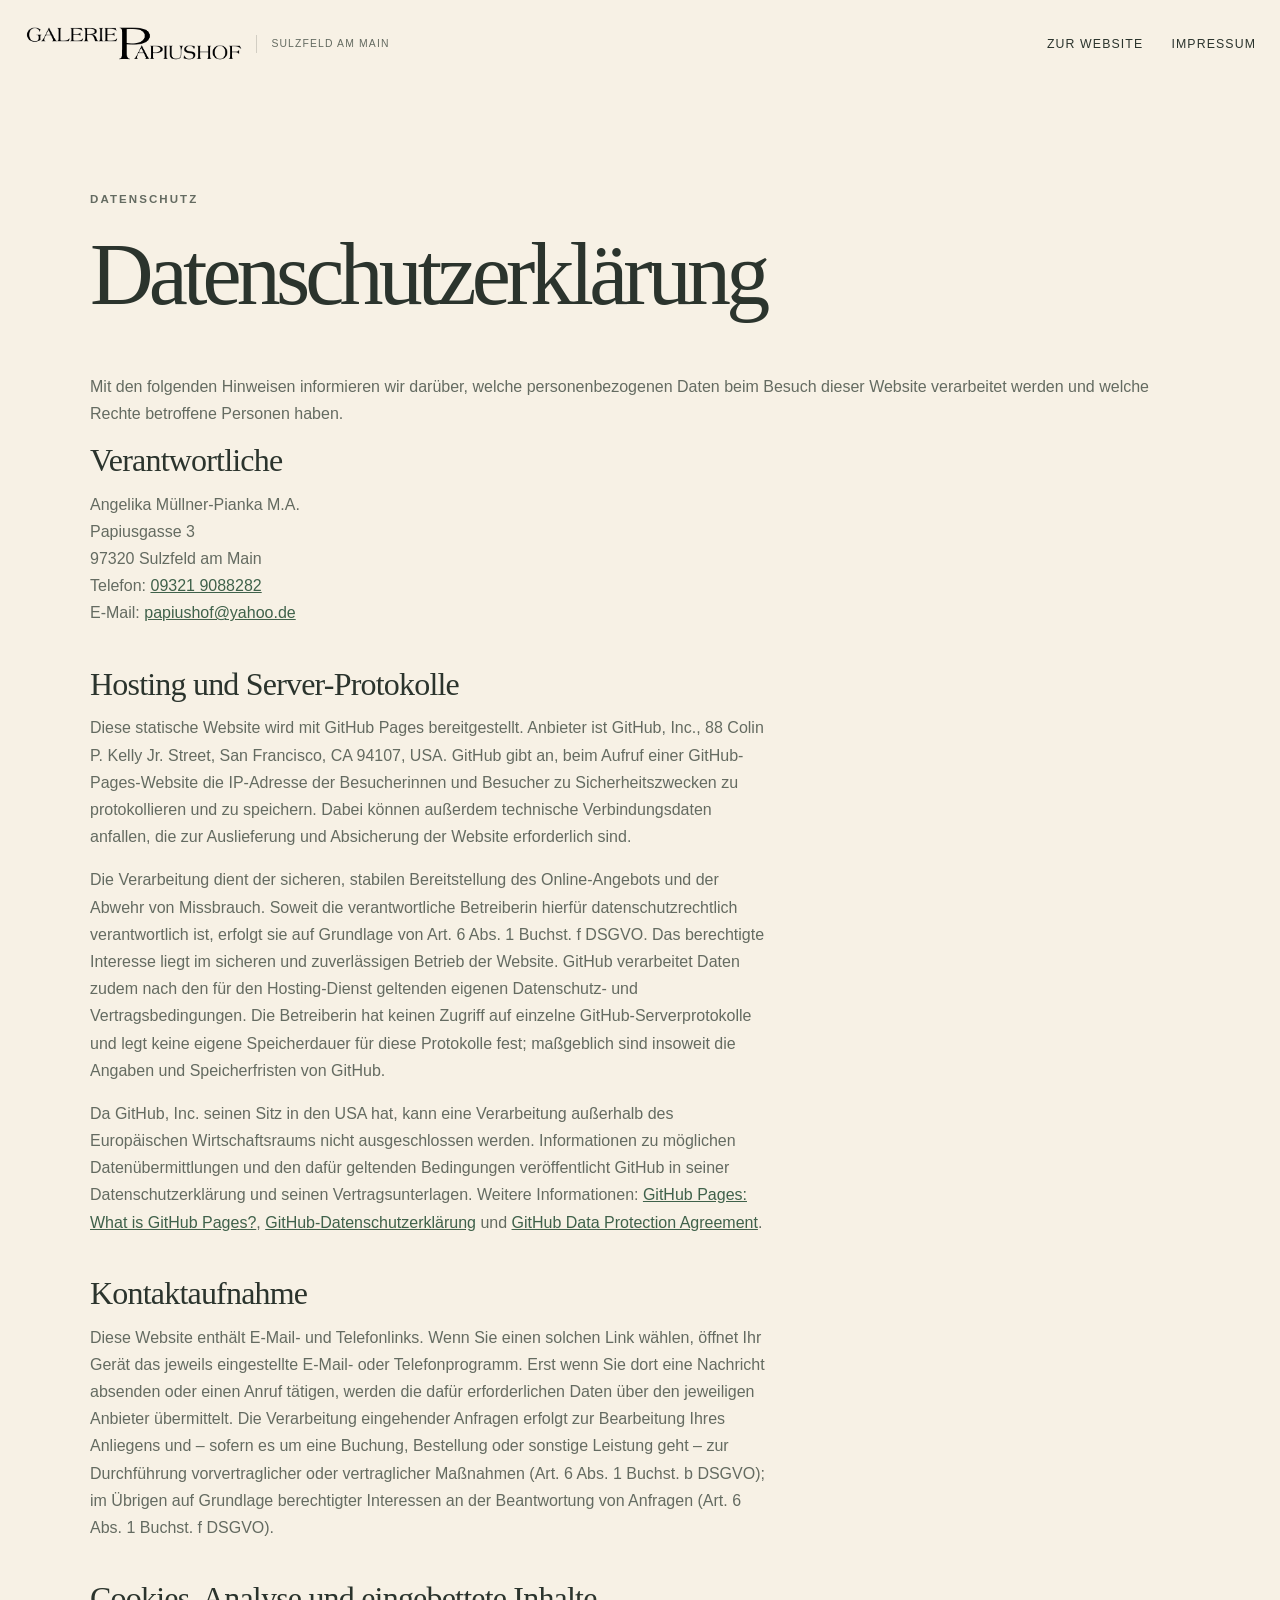
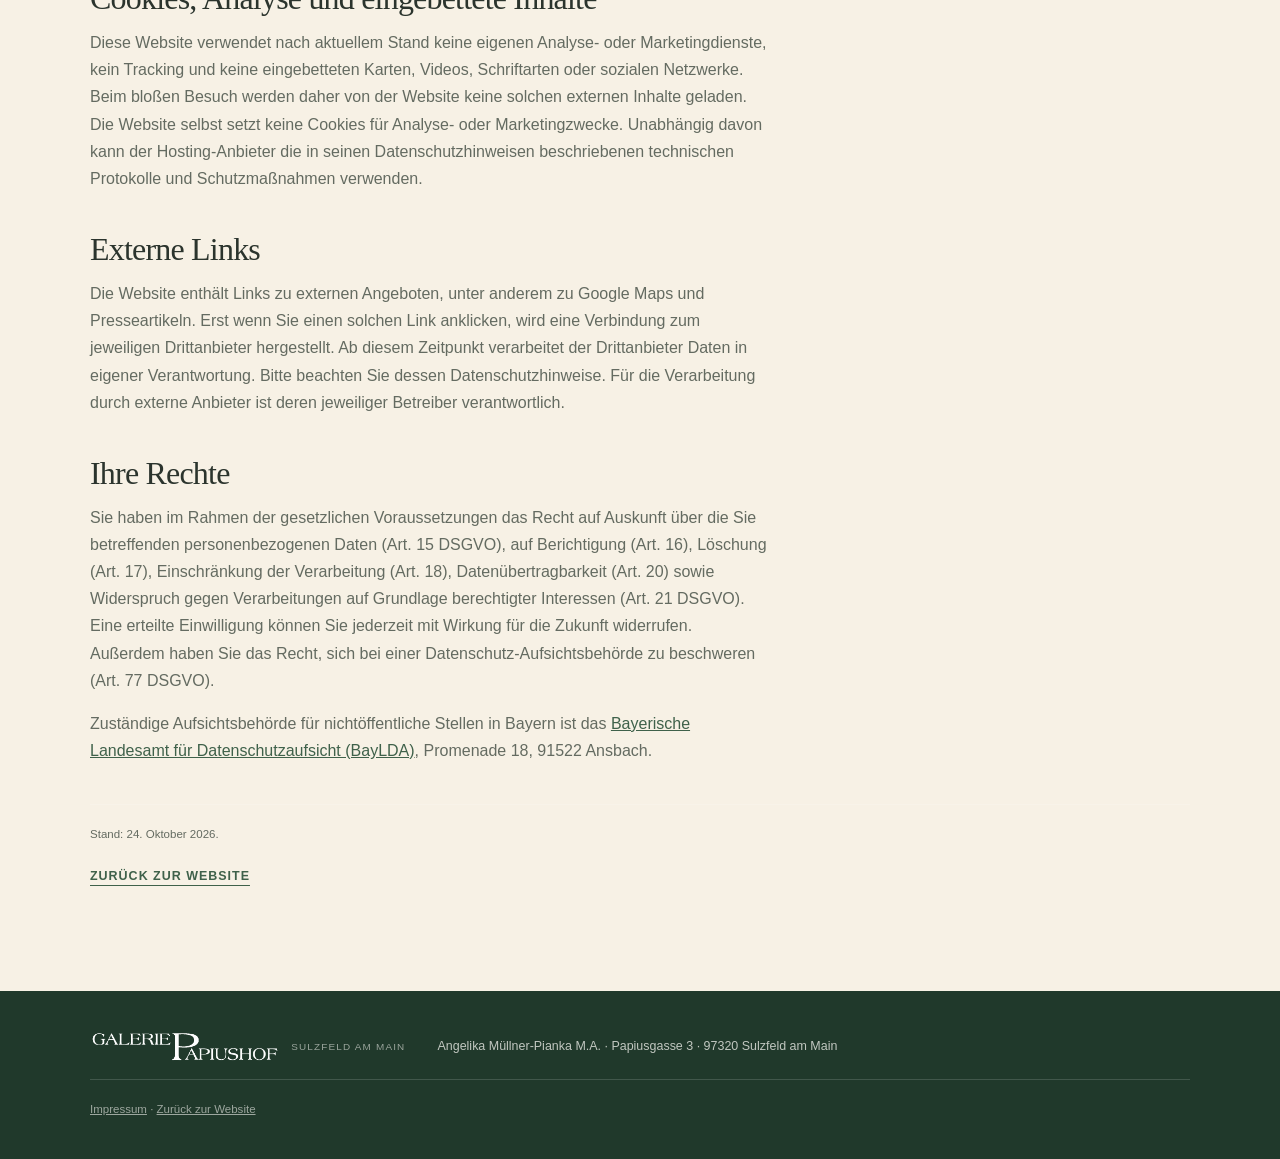
<file: datenschutz.html>
<!doctype html>
<html lang="de">
  <head>
    <meta charset="utf-8">
    <meta name="viewport" content="width=device-width, initial-scale=1">
    <meta name="theme-color" content="#f7f1e5">
    <meta name="description" content="Datenschutzhinweise für die Website des Papiushofs.">
    <title>Datenschutzerklärung – Papiushof</title>
    <link rel="stylesheet" href="styles.css?v=20261024-6">
  </head>
  <body>
    <a class="skip-link" href="#inhalt">Direkt zum Inhalt</a>

    <header class="site-header">
      <a class="brand" href="index.html" aria-label="Papiushof – zur Startseite">
        <img class="brand-logo" src="assets/logo-papiushof.gif" alt="Galerie Papiushof">
        <span class="brand-location">Sulzfeld am Main</span>
      </a>
      <nav class="main-nav" aria-label="Seitennavigation">
        <a href="index.html">Zur Website</a>
        <a href="impressum.html">Impressum</a>
      </nav>
    </header>

    <main class="legal-page content-width" id="inhalt">
      <p class="eyebrow">Datenschutz</p>
      <h1>Datenschutzerklärung</h1>
      <p>Mit den folgenden Hinweisen informieren wir darüber, welche personenbezogenen Daten beim Besuch dieser Website verarbeitet werden und welche Rechte betroffene Personen haben.</p>

      <section aria-labelledby="verantwortliche-title">
        <h2 id="verantwortliche-title">Verantwortliche</h2>
        <p>
          Angelika Müllner-Pianka M.A.<br>
          Papiusgasse 3<br>
          97320 Sulzfeld am Main<br>
          Telefon: <a href="tel:+4993219088282">09321 9088282</a><br>
          E-Mail: <a href="mailto:papiushof@yahoo.de">papiushof@yahoo.de</a>
        </p>
      </section>

      <section aria-labelledby="hosting-title">
        <h2 id="hosting-title">Hosting und Server-Protokolle</h2>
        <p>Diese statische Website wird mit GitHub Pages bereitgestellt. Anbieter ist GitHub, Inc., 88 Colin P. Kelly Jr. Street, San Francisco, CA 94107, USA. GitHub gibt an, beim Aufruf einer GitHub-Pages-Website die IP-Adresse der Besucherinnen und Besucher zu Sicherheitszwecken zu protokollieren und zu speichern. Dabei können außerdem technische Verbindungsdaten anfallen, die zur Auslieferung und Absicherung der Website erforderlich sind.</p>
        <p>Die Verarbeitung dient der sicheren, stabilen Bereitstellung des Online-Angebots und der Abwehr von Missbrauch. Soweit die verantwortliche Betreiberin hierfür datenschutzrechtlich verantwortlich ist, erfolgt sie auf Grundlage von Art. 6 Abs. 1 Buchst. f DSGVO. Das berechtigte Interesse liegt im sicheren und zuverlässigen Betrieb der Website. GitHub verarbeitet Daten zudem nach den für den Hosting-Dienst geltenden eigenen Datenschutz- und Vertragsbedingungen. Die Betreiberin hat keinen Zugriff auf einzelne GitHub-Serverprotokolle und legt keine eigene Speicherdauer für diese Protokolle fest; maßgeblich sind insoweit die Angaben und Speicherfristen von GitHub.</p>
        <p>Da GitHub, Inc. seinen Sitz in den USA hat, kann eine Verarbeitung außerhalb des Europäischen Wirtschaftsraums nicht ausgeschlossen werden. Informationen zu möglichen Datenübermittlungen und den dafür geltenden Bedingungen veröffentlicht GitHub in seiner Datenschutzerklärung und seinen Vertragsunterlagen. Weitere Informationen: <a href="https://docs.github.com/en/pages/getting-started-with-github-pages/what-is-github-pages" target="_blank" rel="noopener noreferrer">GitHub Pages: What is GitHub Pages?</a>, <a href="https://docs.github.com/en/site-policy/privacy-policies/github-general-privacy-statement" target="_blank" rel="noopener noreferrer">GitHub-Datenschutzerklärung</a> und <a href="https://github.com/customer-terms/github-data-protection-agreement" target="_blank" rel="noopener noreferrer">GitHub Data Protection Agreement</a>.</p>
      </section>

      <section aria-labelledby="kontaktaufnahme-title">
        <h2 id="kontaktaufnahme-title">Kontaktaufnahme</h2>
        <p>Diese Website enthält E-Mail- und Telefonlinks. Wenn Sie einen solchen Link wählen, öffnet Ihr Gerät das jeweils eingestellte E-Mail- oder Telefonprogramm. Erst wenn Sie dort eine Nachricht absenden oder einen Anruf tätigen, werden die dafür erforderlichen Daten über den jeweiligen Anbieter übermittelt. Die Verarbeitung eingehender Anfragen erfolgt zur Bearbeitung Ihres Anliegens und – sofern es um eine Buchung, Bestellung oder sonstige Leistung geht – zur Durchführung vorvertraglicher oder vertraglicher Maßnahmen (Art. 6 Abs. 1 Buchst. b DSGVO); im Übrigen auf Grundlage berechtigter Interessen an der Beantwortung von Anfragen (Art. 6 Abs. 1 Buchst. f DSGVO).</p>
      </section>

      <section aria-labelledby="cookies-title">
        <h2 id="cookies-title">Cookies, Analyse und eingebettete Inhalte</h2>
        <p>Diese Website verwendet nach aktuellem Stand keine eigenen Analyse- oder Marketingdienste, kein Tracking und keine eingebetteten Karten, Videos, Schriftarten oder sozialen Netzwerke. Beim bloßen Besuch werden daher von der Website keine solchen externen Inhalte geladen. Die Website selbst setzt keine Cookies für Analyse- oder Marketingzwecke. Unabhängig davon kann der Hosting-Anbieter die in seinen Datenschutzhinweisen beschriebenen technischen Protokolle und Schutzmaßnahmen verwenden.</p>
      </section>

      <section aria-labelledby="externe-links-title">
        <h2 id="externe-links-title">Externe Links</h2>
        <p>Die Website enthält Links zu externen Angeboten, unter anderem zu Google Maps und Presseartikeln. Erst wenn Sie einen solchen Link anklicken, wird eine Verbindung zum jeweiligen Drittanbieter hergestellt. Ab diesem Zeitpunkt verarbeitet der Drittanbieter Daten in eigener Verantwortung. Bitte beachten Sie dessen Datenschutzhinweise. Für die Verarbeitung durch externe Anbieter ist deren jeweiliger Betreiber verantwortlich.</p>
      </section>

      <section aria-labelledby="rechte-title">
        <h2 id="rechte-title">Ihre Rechte</h2>
        <p>Sie haben im Rahmen der gesetzlichen Voraussetzungen das Recht auf Auskunft über die Sie betreffenden personenbezogenen Daten (Art. 15 DSGVO), auf Berichtigung (Art. 16), Löschung (Art. 17), Einschränkung der Verarbeitung (Art. 18), Datenübertragbarkeit (Art. 20) sowie Widerspruch gegen Verarbeitungen auf Grundlage berechtigter Interessen (Art. 21 DSGVO). Eine erteilte Einwilligung können Sie jederzeit mit Wirkung für die Zukunft widerrufen. Außerdem haben Sie das Recht, sich bei einer Datenschutz-Aufsichtsbehörde zu beschweren (Art. 77 DSGVO).</p>
        <p>Zuständige Aufsichtsbehörde für nichtöffentliche Stellen in Bayern ist das <a href="https://www.lda.bayern.de/" target="_blank" rel="noopener noreferrer">Bayerische Landesamt für Datenschutzaufsicht (BayLDA)</a>, Promenade 18, 91522 Ansbach.</p>
      </section>

      <p class="legal-note">Stand: 24. Oktober 2026.</p>
      <a class="text-link" href="index.html">Zurück zur Website</a>
    </main>

    <footer class="site-footer">
      <div class="content-width footer-layout">
        <a class="footer-brand" href="index.html" aria-label="Galerie Papiushof – zur Startseite">
          <img src="assets/logo-papiushof.gif" alt="Galerie Papiushof">
          <span>Sulzfeld am Main</span>
        </a>
        <p>Angelika Müllner-Pianka M.A. · Papiusgasse 3 · 97320 Sulzfeld am Main</p>
        <p class="legal-note"><a href="impressum.html">Impressum</a> · <a href="index.html">Zurück zur Website</a></p>
      </div>
    </footer>
  </body>
</html>
</file>
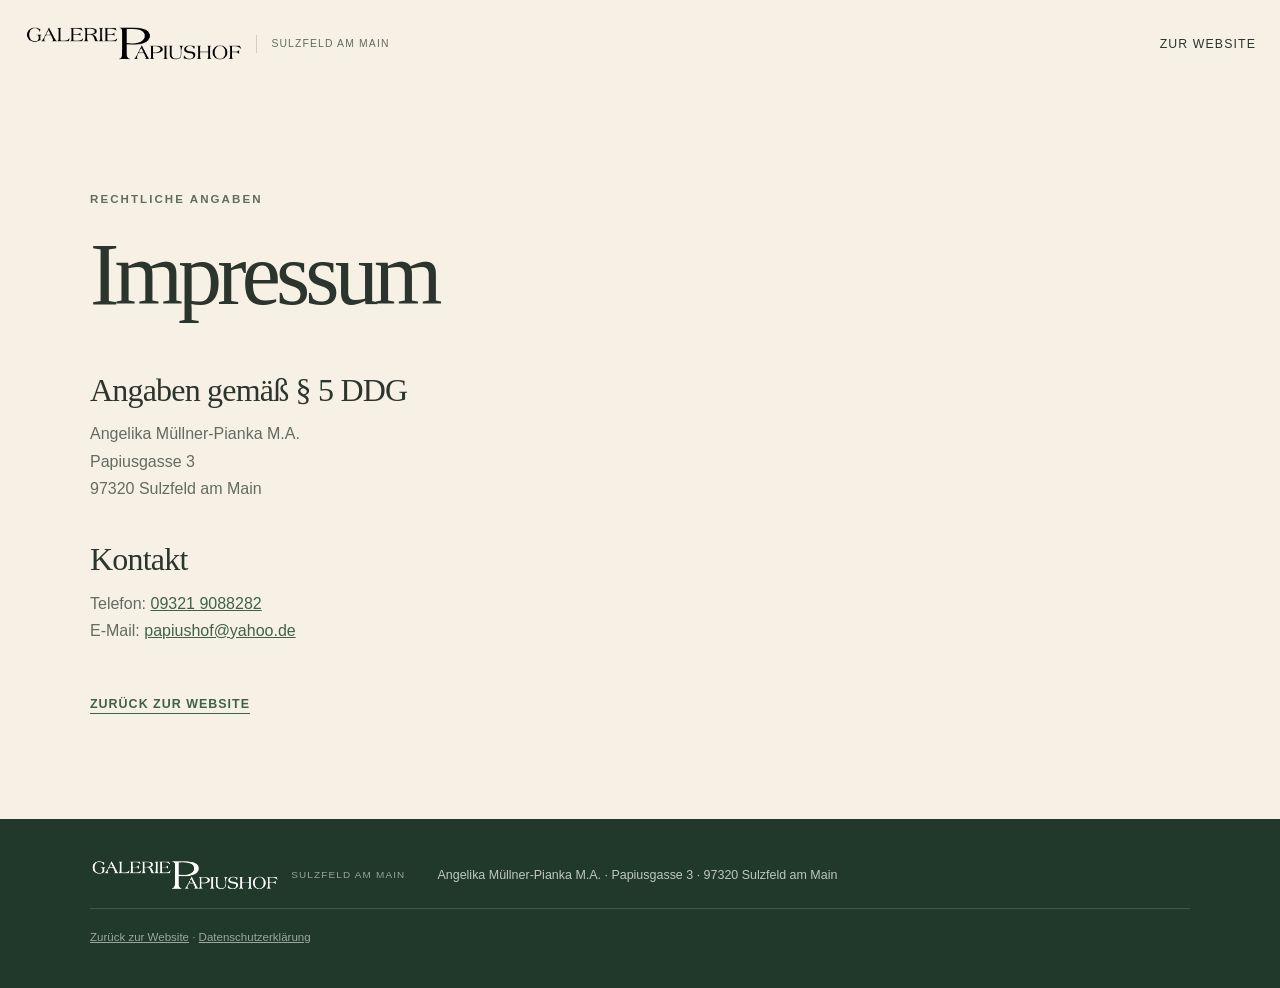
<file: impressum.html>
<!doctype html>
<html lang="de">
  <head>
    <meta charset="utf-8">
    <meta name="viewport" content="width=device-width, initial-scale=1">
    <meta name="theme-color" content="#f7f1e5">
    <title>Impressum – Papiushof</title>
    <link rel="stylesheet" href="styles.css?v=20261024-6">
  </head>
  <body>
    <a class="skip-link" href="#inhalt">Direkt zum Inhalt</a>

    <header class="site-header">
      <a class="brand" href="index.html" aria-label="Papiushof – zur Startseite">
        <img class="brand-logo" src="assets/logo-papiushof.gif" alt="Galerie Papiushof">
        <span class="brand-location">Sulzfeld am Main</span>
      </a>
      <nav class="main-nav" aria-label="Seitennavigation">
        <a href="index.html">Zur Website</a>
      </nav>
    </header>

    <main class="legal-page content-width" id="inhalt">
      <p class="eyebrow">Rechtliche Angaben</p>
      <h1>Impressum</h1>

      <section aria-labelledby="anbieter-title">
        <h2 id="anbieter-title">Angaben gemäß § 5 DDG</h2>
        <p>
          Angelika Müllner-Pianka M.A.<br>
          Papiusgasse 3<br>
          97320 Sulzfeld am Main
        </p>
      </section>

      <section aria-labelledby="kontakt-title">
        <h2 id="kontakt-title">Kontakt</h2>
        <p>
          Telefon: <a href="tel:+4993219088282">09321 9088282</a><br>
          E-Mail: <a href="mailto:papiushof@yahoo.de">papiushof@yahoo.de</a>
        </p>
      </section>

      <a class="text-link" href="index.html">Zurück zur Website</a>
    </main>

    <footer class="site-footer">
      <div class="content-width footer-layout">
        <a class="footer-brand" href="index.html" aria-label="Galerie Papiushof – zur Startseite">
          <img src="assets/logo-papiushof.gif" alt="Galerie Papiushof">
          <span>Sulzfeld am Main</span>
        </a>
        <p>Angelika Müllner-Pianka M.A. · Papiusgasse 3 · 97320 Sulzfeld am Main</p>
        <p class="legal-note"><a href="index.html">Zurück zur Website</a> · <a href="datenschutz.html">Datenschutzerklärung</a></p>
      </div>
    </footer>
  </body>
</html>
</file>
<file: styles.css>
:root {
  color-scheme: light;
  --ink: #2b342d;
  --muted: #646b61;
  --paper: #f7f1e5;
  --paper-deep: #e9ddc8;
  --white: #fffcf5;
  --green: #3f614a;
  --green-deep: #294735;
  --rust: #b45f3d;
  --accent-light: #f0b28d;
  --accent-cream: #f0dfc0;
  --line: rgba(43, 52, 45, 0.18);
  --serif: Georgia, "Times New Roman", serif;
  --sans: "Helvetica Neue", Helvetica, Arial, sans-serif;
}

* {
  box-sizing: border-box;
}

html {
  scroll-behavior: smooth;
  scroll-padding-top: 6rem;
}

body {
  margin: 0;
  background: var(--paper);
  color: var(--ink);
  font-family: var(--sans);
  font-size: 1rem;
  line-height: 1.7;
}

a {
  color: inherit;
}

img {
  display: block;
  max-width: 100%;
}

h1,
h2,
h3,
p,
figure {
  margin-top: 0;
}

h1,
h2,
h3 {
  font-family: var(--serif);
  font-weight: 400;
  line-height: 1.12;
}

h2 {
  margin-bottom: 1.4rem;
  font-size: clamp(2.6rem, 5vw, 4.2rem);
  letter-spacing: -0.045em;
}

.content-width {
  width: min(1100px, calc(100% - 3rem));
  margin-inline: auto;
}

.skip-link {
  position: absolute;
  z-index: 10;
  top: 1rem;
  left: 1rem;
  padding: 0.75rem 1rem;
  transform: translateY(-160%);
  background: var(--white);
  color: var(--ink);
}

.skip-link:focus {
  transform: translateY(0);
}

.site-header {
  position: relative;
  z-index: 2;
  display: flex;
  align-items: center;
  justify-content: space-between;
  gap: 2rem;
  min-height: 88px;
  padding: 0.75rem max(1.5rem, calc((100vw - 1320px) / 2));
  background: var(--paper);
}

.brand,
.footer-brand {
  display: inline-flex;
  align-items: center;
  gap: 0.75rem;
  color: var(--ink);
  text-decoration: none;
}

.brand-logo {
  display: block;
  width: clamp(170px, 18vw, 220px);
  max-height: 44px;
  object-fit: contain;
}

.brand-location {
  padding-left: 0.9rem;
  border-left: 1px solid var(--line);
  color: var(--muted);
  font-size: 0.65rem;
  letter-spacing: 0.11em;
  text-transform: uppercase;
}

.footer-brand img {
  display: block;
  width: 190px;
  max-height: 38px;
  filter: brightness(0) invert(1);
  object-fit: contain;
}

.footer-brand span {
  color: rgba(255, 254, 250, 0.55);
  font-size: 0.62rem;
  letter-spacing: 0.12em;
  text-transform: uppercase;
}

.main-nav {
  display: flex;
  align-items: center;
  gap: clamp(1rem, 2.2vw, 2.25rem);
}

.main-nav a {
  color: var(--ink);
  font-size: 0.77rem;
  letter-spacing: 0.09em;
  text-decoration: none;
  text-transform: uppercase;
  transition: color 160ms ease;
}

.main-nav a:hover,
.main-nav a:focus-visible,
.text-link:hover,
.contact-details a:hover {
  color: var(--rust);
}

.hero {
  position: relative;
  display: grid;
  min-height: min(700px, 76vw);
  min-height: min(700px, 76svh);
  align-items: center;
  overflow: hidden;
  background: var(--green-deep);
  color: var(--white);
}

.hero-image,
.hero-shade {
  position: absolute;
  inset: 0;
  width: 100%;
  height: 100%;
}

.hero-image {
  object-fit: cover;
  object-position: center 47%;
}

.hero-shade {
  background: linear-gradient(90deg, rgba(22, 40, 27, 0.78), rgba(22, 40, 27, 0.32) 58%, rgba(22, 40, 27, 0.08));
}

.hero-content {
  position: relative;
  width: min(1100px, calc(100% - 3rem));
  margin: 2rem auto 4rem;
}

.eyebrow {
  margin-bottom: 1rem;
  color: var(--rust);
  font-size: 0.72rem;
  font-weight: 700;
  letter-spacing: 0.18em;
  text-transform: uppercase;
}

.invitation-archive {
  margin-top: 1rem;
}

.invitation-archive > summary {
  width: fit-content;
  cursor: pointer;
  list-style: none;
}

.invitation-archive > summary::-webkit-details-marker {
  display: none;
}

.invitation-archive[open] > summary span {
  transform: rotate(180deg);
}

.invitation-archive > summary span {
  display: inline-block;
  transition: transform 160ms ease;
}

.invitation-carousel {
  margin-top: 1.5rem;
}

.invitation-list {
  display: flex;
  gap: 1rem;
  overflow-x: auto;
  min-width: 0;
  padding-bottom: 0.75rem;
  scroll-padding-inline: 0;
  scroll-snap-type: x mandatory;
  scrollbar-color: var(--rust) var(--paper-deep);
}

.invitation-card {
  min-width: 0;
  flex: 0 0 100%;
  padding: 1.25rem;
  background: var(--paper);
  scroll-margin-block-start: 6rem;
  scroll-snap-align: start;
}

.invitation-card h4 {
  margin: 0 0 0.8rem;
  font-family: var(--serif);
  font-size: 1.1rem;
  font-weight: 400;
}

.invitation-sides {
  display: grid;
  grid-template-columns: repeat(2, minmax(0, 1fr));
  gap: 0.8rem;
}

.invitation-sides figure {
  min-width: 0;
  margin: 0;
}

.invitation-sides img {
  width: 100%;
  aspect-ratio: 1;
  background: var(--paper-deep);
  object-fit: cover;
}

.invitation-sides figure > a {
  display: block;
  cursor: zoom-in;
}

.invitation-sides figcaption {
  margin-top: 0.35rem;
  font-size: 0.68rem;
  line-height: 1.4;
}

.image-viewer {
  width: min(96vw, 1500px);
  max-width: none;
  max-height: none;
  padding: 1rem 4.5rem;
  overflow: visible;
  border: 0;
  background: transparent;
  color: var(--white);
}

.image-viewer[open] {
  display: grid;
  grid-template-columns: auto minmax(0, 1fr) auto;
  align-items: center;
  gap: clamp(0.5rem, 2vw, 2rem);
}

.image-viewer::backdrop {
  background: rgba(16, 22, 18, 0.9);
}

.image-viewer-content {
  display: grid;
  justify-items: center;
  gap: 0.75rem;
  min-width: 0;
  max-height: calc(100dvh - 2rem);
  margin: 0;
}

.image-viewer-content img {
  width: auto;
  height: auto;
  max-width: 100%;
  max-height: calc(100dvh - 5rem);
  object-fit: contain;
}

.image-viewer-content figcaption {
  color: rgba(255, 254, 250, 0.85);
  font-size: 0.85rem;
  text-align: center;
}

.image-viewer button {
  display: flex;
  align-items: center;
  justify-content: center;
  width: 3rem;
  height: 3rem;
  padding: 0;
  border: 1px solid rgba(255, 254, 250, 0.6);
  border-radius: 50%;
  background: rgba(36, 53, 43, 0.78);
  color: var(--white);
  cursor: pointer;
}

.image-viewer button svg {
  display: block;
  width: 1.25rem;
  height: 1.25rem;
  flex: 0 0 auto;
  fill: none;
  stroke: currentColor;
  stroke-linecap: round;
  stroke-linejoin: round;
  stroke-width: 1.8;
}

.image-viewer button:hover {
  background: var(--green);
}

.image-viewer .image-viewer-close {
  position: absolute;
  top: 0;
  right: 0;
}

.image-viewer button:focus-visible {
  outline-color: var(--white);
}

.invitation-paging {
  display: flex;
  justify-content: space-between;
  gap: 1rem;
  margin-top: 1.25rem;
  padding-top: 0.75rem;
  border-top: 1px solid var(--line);
  font-size: 0.72rem;
}

.invitation-paging a {
  color: var(--green);
  font-weight: 700;
  text-decoration-thickness: 1px;
  text-underline-offset: 0.2rem;
}

.invitation-paging > :first-child:last-child {
  margin-left: auto;
}

.numbered-eyebrow {
  display: flex;
  align-items: center;
  gap: 0.7rem;
}

.section-number {
  display: inline-grid;
  width: 1.7rem;
  height: 1.7rem;
  flex: 0 0 auto;
  place-items: center;
  border: 1px solid currentColor;
  border-radius: 50%;
  font-size: 0.62rem;
  letter-spacing: 0;
}

.hero .eyebrow {
  color: var(--accent-light);
}

.hero h1 {
  max-width: 900px;
  margin-bottom: 1.5rem;
  font-size: clamp(4rem, 9vw, 7.6rem);
  letter-spacing: -0.065em;
}

.hero-content > p:not(.eyebrow) {
  max-width: 440px;
  margin-bottom: 2rem;
  color: rgba(255, 254, 250, 0.88);
  font-size: 1.12rem;
}

.hero-caption {
  position: absolute;
  right: max(1.5rem, calc((100vw - 1320px) / 2));
  bottom: 1.5rem;
  color: rgba(255, 254, 250, 0.83);
  font-size: 0.72rem;
  letter-spacing: 0.1em;
  text-transform: uppercase;
}

.button {
  display: inline-flex;
  align-items: center;
  gap: 1.5rem;
  padding: 0.9rem 1.2rem;
  border: 1px solid currentColor;
  font-size: 0.75rem;
  font-weight: 700;
  letter-spacing: 0.1em;
  text-decoration: none;
  text-transform: uppercase;
  transition: background 160ms ease, color 160ms ease;
}

.button-light {
  color: var(--white);
}

.button-light:hover {
  background: var(--white);
  color: var(--ink);
}

.button-dark {
  border-color: var(--green);
  background: var(--green);
  color: var(--white);
}

.button-dark:hover {
  background: transparent;
  color: var(--green);
}

.intro {
  padding-block: clamp(5rem, 10vw, 9rem);
  text-align: center;
}

.intro h2 {
  font-size: clamp(2.6rem, 5.5vw, 4.8rem);
}

.intro-copy {
  max-width: 620px;
  margin: 0 auto;
  color: var(--muted);
  font-size: 1.1rem;
}

.intro-rule {
  width: 1px;
  height: 54px;
  margin: 2.5rem auto 0;
  background: var(--rust);
}

.section {
  padding-block: clamp(4.5rem, 9vw, 8rem);
}

.section-gallery {
  background: var(--white);
}

.section-apartment {
  background: #e2e9db;
}

.section-heading {
  display: flex;
  align-items: end;
  justify-content: space-between;
  gap: 2rem;
  margin-bottom: 3rem;
}

.section-heading h2 {
  margin-bottom: 0;
}

.section-heading > p {
  max-width: 340px;
  margin-bottom: 0.6rem;
  color: var(--muted);
}

.gallery-feature {
  display: grid;
  grid-template-columns: minmax(0, 1.5fr) minmax(260px, 0.7fr);
  align-items: center;
  gap: clamp(2rem, 7vw, 6rem);
}

.gallery-feature > * {
  min-width: 0;
}

.gallery-images {
  display: grid;
  grid-template-columns: minmax(0, 1fr);
  gap: 1rem;
}

.gallery-images img {
  width: 100%;
  aspect-ratio: 1.5;
  max-height: 480px;
  background: var(--paper-deep);
  object-fit: cover;
}

.feature-copy {
  min-width: 0;
  padding-block: 1rem;
}

.tag {
  display: inline-block;
  margin-bottom: 1.3rem;
  color: var(--rust);
  font-size: 0.7rem;
  font-weight: 700;
  letter-spacing: 0.14em;
  text-transform: uppercase;
}

.feature-copy h3 {
  margin-bottom: 0.5rem;
  font-size: clamp(2.1rem, 4vw, 3.25rem);
}

.feature-subtitle {
  color: var(--rust);
  font-family: var(--serif);
  font-size: 1.15rem;
  font-style: italic;
}

.feature-copy > p:not(.feature-subtitle) {
  color: var(--muted);
}

.text-link {
  display: inline-flex;
  align-items: center;
  gap: 0.9rem;
  margin-top: 0.65rem;
  color: var(--green);
  font-size: 0.78rem;
  font-weight: 700;
  letter-spacing: 0.08em;
  text-decoration-thickness: 1px;
  text-underline-offset: 0.3rem;
  text-transform: uppercase;
}

.hours-row {
  display: grid;
  grid-template-columns: 0.8fr 1.6fr auto;
  align-items: center;
  gap: 2rem;
  margin-top: 4rem;
  padding-top: 1.6rem;
  border-top: 1px solid var(--line);
}

.hours-row h3 {
  margin: 0;
  font-size: 1.35rem;
}

.hours-row p {
  margin: 0;
  color: var(--muted);
}

.hours-row a {
  color: var(--green);
  font-weight: 700;
  text-decoration: none;
  white-space: nowrap;
}

.section-wine {
  background: var(--green);
  color: var(--white);
}

.section-wine .eyebrow,
.section-wine .status {
  color: var(--accent-light);
}

.section-wine .lead {
  color: var(--accent-cream);
}

.section-wine .wine-copy > p:not(.eyebrow, .lead, .status),
.section-wine .cafe-note p {
  color: rgba(255, 254, 250, 0.78);
}

.section-wine .text-link {
  color: var(--white);
}

.section-wine .text-link:hover {
  color: var(--accent-light);
}

.section-wine .wine-image figcaption {
  color: rgba(255, 254, 250, 0.78);
}

.section-wine .cafe-note .eyebrow {
  color: var(--accent-light);
}

.section-wine .status-dot {
  background: var(--accent-light);
}

.wine-layout {
  display: grid;
  grid-template-columns: 0.85fr 1.15fr;
  align-items: center;
  gap: clamp(3rem, 9vw, 8rem);
}

.wine-copy > p:not(.eyebrow, .lead, .status) {
  color: var(--muted);
}

.lead {
  margin-bottom: 1.2rem;
  font-family: var(--serif);
  font-size: 1.45rem;
  line-height: 1.4;
}

.status {
  display: flex;
  align-items: center;
  gap: 0.7rem;
  margin-block: 1.5rem 0.7rem;
  color: var(--rust);
  font-size: 0.81rem;
  font-weight: 700;
}

.status-dot {
  width: 8px;
  height: 8px;
  border-radius: 50%;
  background: var(--rust);
}

.wine-image {
  margin: 0;
}

.wine-image img {
  width: 100%;
  max-height: 510px;
  aspect-ratio: 1.12;
  object-fit: cover;
}

.wine-image figcaption {
  margin-top: 0.7rem;
  color: var(--muted);
  font-family: var(--serif);
  font-size: 0.95rem;
  font-style: italic;
}

.cafe-note {
  display: flex;
  align-items: baseline;
  gap: 2rem;
  margin-top: 4rem;
  padding-top: 1.4rem;
  border-top: 1px solid var(--line);
}

.cafe-note .eyebrow {
  flex: 0 0 auto;
  margin: 0;
}

.cafe-note p {
  margin: 0;
  color: var(--muted);
}

.section-tasting {
  background: var(--green-deep);
  color: var(--white);
}

.tasting-layout {
  display: grid;
  grid-template-columns: 1fr;
  gap: clamp(2rem, 8vw, 7rem);
  max-width: 900px;
}

.section-tasting .eyebrow {
  color: var(--accent-light);
}

.section-tasting .section-number {
  color: var(--accent-light);
}

.section-tasting .lead {
  color: var(--accent-cream);
}

.section-tasting p:not(.eyebrow, .lead) {
  color: rgba(255, 254, 250, 0.78);
}

.section-tasting .button {
  margin-top: 0.8rem;
}

.apartment-layout {
  display: grid;
  grid-template-columns: 0.95fr 1.05fr;
  align-items: center;
  gap: clamp(3rem, 9vw, 8rem);
}

.apartment-image {
  margin: 0;
}

.apartment-image img {
  width: 100%;
  aspect-ratio: 0.9;
  object-fit: cover;
}

.apartment-copy > p:not(.eyebrow, .lead, .small-copy) {
  color: var(--muted);
}

.price-list {
  margin-block: 1.8rem;
  border-top: 1px solid var(--line);
}

.price-list p {
  display: flex;
  align-items: baseline;
  gap: 1rem;
  margin: 0;
  padding: 0.85rem 0;
  border-bottom: 1px solid var(--line);
}

.price-list strong {
  min-width: 4.2rem;
  color: var(--rust);
  font-family: var(--serif);
  font-size: 1.5rem;
  font-weight: 400;
}

.price-list span,
.small-copy {
  color: var(--muted);
  font-size: 0.84rem;
}

.section-book {
  background: var(--paper-deep);
}

.book-card {
  display: grid;
  grid-template-columns: 0.8fr 1.2fr;
  gap: clamp(2rem, 8vw, 7rem);
  max-width: 920px;
  padding: clamp(2rem, 6vw, 5rem);
  background: var(--white);
}

.book-image {
  align-self: center;
  margin: 0;
}

.book-image img {
  width: 100%;
  aspect-ratio: 1.15;
  object-fit: contain;
}

.book-image figcaption {
  margin-top: 0.65rem;
  color: var(--muted);
  font-family: var(--serif);
  font-size: 0.9rem;
  font-style: italic;
}

.book-card h2 {
  font-size: clamp(2.4rem, 4.5vw, 3.7rem);
}

.book-card > div:last-child > p:not(.eyebrow, .lead) {
  color: var(--muted);
}

.section-press {
  background: var(--white);
}

.press-layout {
  display: grid;
  grid-template-columns: 0.7fr 1.3fr;
  gap: clamp(2rem, 8vw, 7rem);
}

.press-layout > div > p:last-child {
  color: var(--muted);
}

.press-list {
  margin: 0;
  padding: 0;
  list-style: none;
}

.press-list li {
  border-top: 1px solid var(--line);
}

.press-list li:last-child {
  border-bottom: 1px solid var(--line);
}

.press-list a {
  display: flex;
  justify-content: space-between;
  gap: 1.5rem;
  padding: 1rem 0;
  color: var(--ink);
  text-decoration: none;
  transition: color 160ms ease;
}

.press-list a:hover {
  color: var(--rust);
}

.contact-section {
  padding-block: clamp(4.5rem, 9vw, 8rem);
  background: var(--green-deep);
  color: var(--white);
}

.contact-layout {
  display: grid;
  grid-template-columns: 1fr 1fr;
  gap: 3rem;
}

.contact-section .eyebrow {
  color: var(--accent-light);
}

.contact-section .lead {
  margin-bottom: 0.4rem;
  color: var(--accent-cream);
}

.contact-section address {
  color: rgba(255, 254, 250, 0.76);
  font-style: normal;
}

.contact-details {
  display: flex;
  flex-direction: column;
  align-items: flex-start;
  justify-content: center;
  gap: 0.8rem;
  padding-top: 1rem;
}

.contact-details a {
  color: var(--white);
  font-family: var(--serif);
  font-size: clamp(1.15rem, 2vw, 1.55rem);
  text-decoration: none;
}

.contact-details a span {
  margin-left: 0.4rem;
  color: rgba(255, 254, 250, 0.62);
  font-family: var(--sans);
  font-size: 0.72rem;
  letter-spacing: 0.08em;
  text-transform: uppercase;
}

.contact-details .map-link {
  margin-top: 0.5rem;
  color: var(--accent-light);
  font-family: var(--sans);
  font-size: 0.78rem;
  font-weight: 700;
  letter-spacing: 0.1em;
  text-transform: uppercase;
}

.site-footer {
  padding-block: 2.5rem;
  background: #20392b;
  color: rgba(255, 254, 250, 0.72);
  font-size: 0.78rem;
}

.footer-layout {
  display: grid;
  grid-template-columns: auto 1fr;
  align-items: center;
  gap: 1rem 2rem;
}

.footer-brand {
  gap: 0.7rem;
}

.footer-layout > p {
  margin: 0;
}

.legal-note {
  grid-column: 1 / -1;
  padding-top: 1.2rem;
  border-top: 1px solid rgba(255, 254, 250, 0.15);
  color: rgba(255, 254, 250, 0.56);
  font-size: 0.72rem;
}

.legal-note a {
  color: inherit;
}

.legal-page {
  min-height: 65vh;
  padding-block: clamp(4rem, 8vw, 7rem);
}

.legal-page h1 {
  margin-bottom: 3rem;
  font-size: clamp(2rem, 9vw, 5.5rem);
  letter-spacing: -0.055em;
}

.legal-page section {
  max-width: 680px;
  margin-bottom: 2.5rem;
}

.legal-page h2 {
  margin-bottom: 0.75rem;
  font-size: clamp(1.5rem, 3vw, 2rem);
  letter-spacing: -0.025em;
}

.legal-page p {
  color: var(--muted);
}

.legal-page a:not(.text-link) {
  color: var(--green);
}

:focus-visible {
  outline: 2px solid var(--rust);
  outline-offset: 4px;
}

@media (max-width: 860px) {
  .site-header {
    flex-direction: column;
    align-items: flex-start;
    gap: 0.9rem;
    padding-block: 1rem;
  }

  .main-nav {
    width: 100%;
    gap: 1.3rem;
    overflow-x: auto;
    padding-bottom: 0.35rem;
  }

  .main-nav a {
    flex: 0 0 auto;
  }

  .gallery-feature,
  .wine-layout,
  .apartment-layout {
    gap: 2.5rem;
  }

  .hours-row {
    grid-template-columns: 1fr 2fr;
  }

  .hours-row a {
    grid-column: 2;
  }
}

@media (max-width: 620px) {
  html {
    scroll-padding-top: 2rem;
  }

  .content-width,
  .hero-content {
    width: min(100% - 2rem, 1100px);
  }

  .site-header {
    padding-inline: 1rem;
  }

  .hero {
    min-height: 660px;
    min-height: 78svh;
  }

  .hero-image {
    object-position: 57% center;
  }

  .hero-shade {
    background: linear-gradient(90deg, rgba(22, 40, 27, 0.76), rgba(22, 40, 27, 0.23));
  }

  .hero h1 {
    font-size: clamp(3.5rem, 17vw, 5.5rem);
  }

  .hero-caption {
    right: 1rem;
    bottom: 1rem;
    font-size: 0.62rem;
  }

  .image-viewer {
    width: 100%;
    padding: 3.5rem 0.5rem 0.5rem;
  }

  .image-viewer[open] {
    grid-template-columns: 2.5rem minmax(0, 1fr) 2.5rem;
    gap: 0.35rem;
  }

  .image-viewer button {
    width: 2.5rem;
    height: 2.5rem;
  }

  .image-viewer .image-viewer-close {
    top: 0.5rem;
    right: 0.5rem;
  }

  .image-viewer-content img {
    max-height: calc(100dvh - 7rem);
  }

  .section-heading,
  .gallery-feature,
  .wine-layout,
  .tasting-layout,
  .apartment-layout,
  .book-card,
  .press-layout,
  .contact-layout {
    grid-template-columns: 1fr;
  }

  .section-heading {
    display: grid;
    gap: 0.75rem;
    margin-bottom: 2rem;
  }

  .section-heading > p {
    margin: 0;
  }

  .hours-row {
    grid-template-columns: 1fr;
    gap: 0.7rem;
    margin-top: 2.5rem;
  }

  .hours-row a {
    grid-column: auto;
  }

  .wine-layout,
  .apartment-layout {
    gap: 2rem;
  }

  .wine-image {
    grid-row: 1;
  }

  .invitation-card {
    padding: 1rem;
  }

  .brand-logo {
    width: clamp(145px, 45vw, 190px);
  }

  .cafe-note {
    display: block;
  }

  .cafe-note .eyebrow {
    margin-bottom: 0.6rem;
  }

  .tasting-layout {
    gap: 2rem;
  }

  .apartment-image img {
    aspect-ratio: 1.15;
  }

  .book-card {
    gap: 2rem;
    padding: 2rem 1.5rem;
  }

  .press-layout {
    gap: 1.5rem;
  }

  .contact-layout {
    gap: 1.5rem;
  }

  .footer-layout {
    grid-template-columns: 1fr auto;
  }

  .footer-layout > p:not(.legal-note) {
    grid-column: 1 / -1;
  }
}

@media (prefers-reduced-motion: reduce) {
  *,
  *::before,
  *::after {
    scroll-behavior: auto !important;
    transition-duration: 0.01ms !important;
  }
}
</file>
